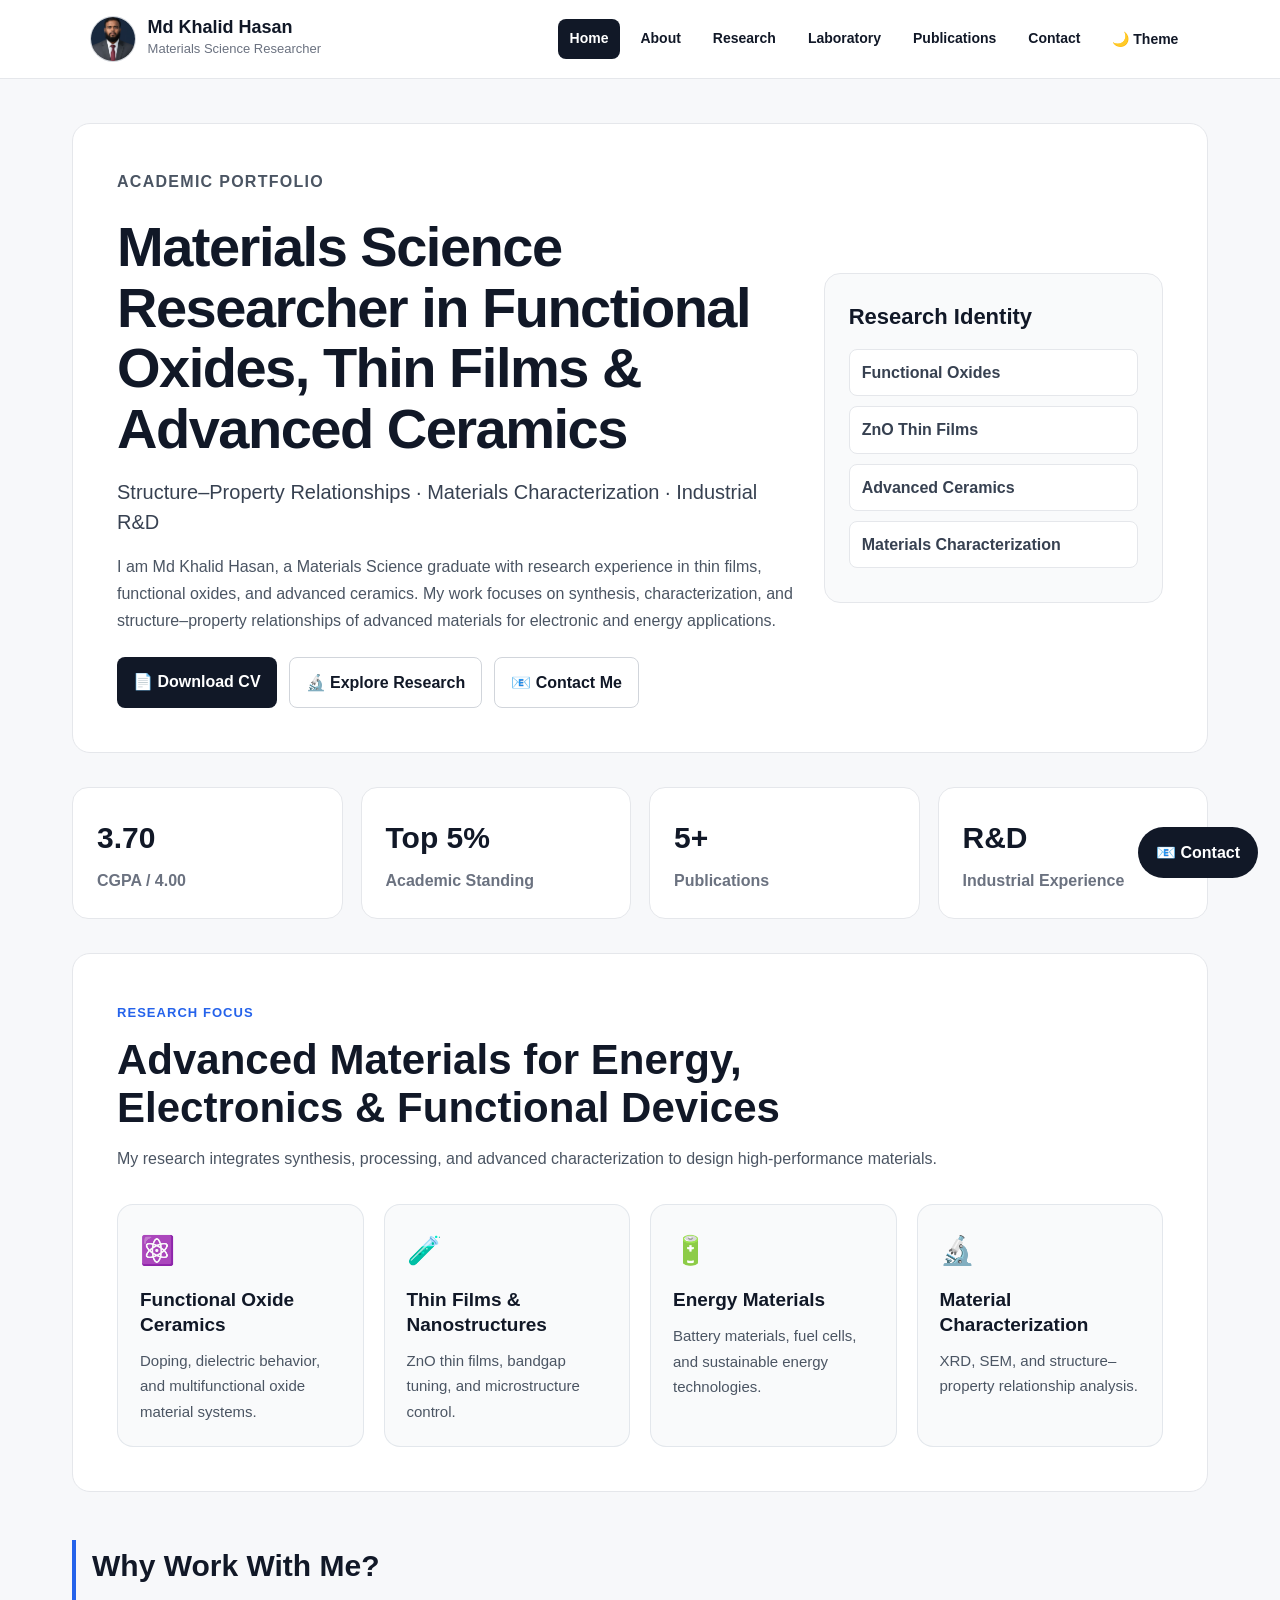
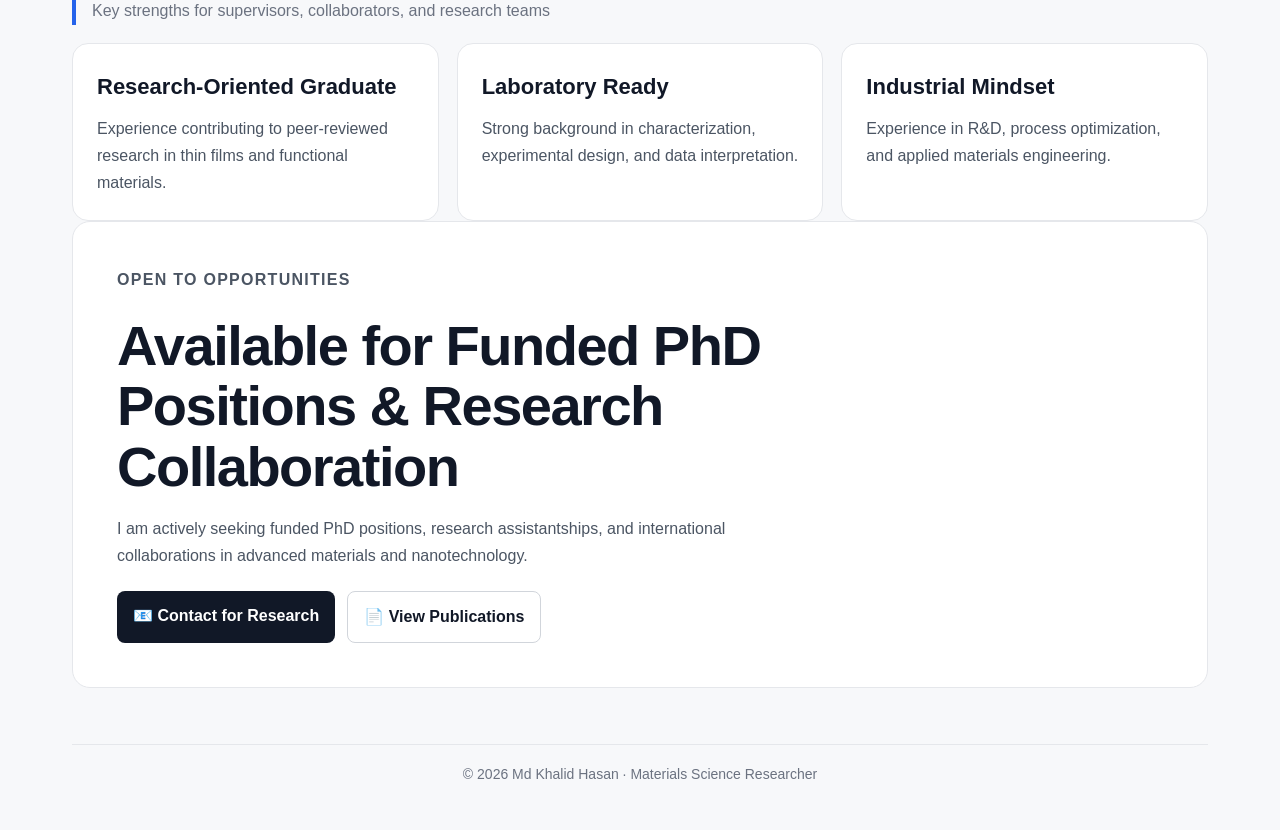
<file: index.html>
<!DOCTYPE html>
<html lang="en">
<head>
  <!-- Google Analytics -->
  <script async src="https://www.googletagmanager.com/gtag/js?id=G-1Z87PEDCVF"></script>
  <script>
    window.dataLayer = window.dataLayer || [];
    function gtag(){dataLayer.push(arguments);}
    gtag('js', new Date());
    gtag('config', 'G-1Z87PEDCVF');
  </script>

  <meta charset="UTF-8">
  <meta name="viewport" content="width=device-width, initial-scale=1.0">

  <title>Md Khalid Hasan | Materials Science Researcher</title>
  <meta name="description" content="Materials Science researcher focused on functional oxides, ZnO thin films, advanced ceramics, and characterization.">

  <!-- IMPORTANT VERSION -->
  <link rel="stylesheet" href="style.css?v=700">
</head>

<body>

<!-- =========================
     NAVBAR
========================= -->
<header class="apple-navbar">
  <div class="nav-brand">
    <img src="profile-photo.png" class="nav-avatar" alt="Md Khalid Hasan">
    <div>
      <h2>Md Khalid Hasan</h2>
      <p>Materials Science Researcher</p>
    </div>
  </div>

  <button class="menu-toggle" onclick="toggleMenu()">☰</button>

  <nav class="apple-nav-links" id="mobileMenu">
    <a href="index.html" class="active">Home</a>
    <a href="about.html">About</a>
    <a href="research.html">Research</a>
    <a href="laboratory.html">Laboratory</a>
    <a href="publications.html">Publications</a>
    <a href="contact.html">Contact</a>
    <button class="dark-toggle" onclick="toggleTheme()">🌙 Theme</button>
  </nav>
</header>

<!-- =========================
     CONTENT
========================= -->
<div class="content">

  <!-- HERO -->
  <section class="premium-hero">
    <div class="hero-content">
      <p class="eyebrow">Academic Portfolio</p>

      <h1>
        Materials Science Researcher in Functional Oxides, Thin Films & Advanced Ceramics
      </h1>

      <h3>
        Structure–Property Relationships · Materials Characterization · Industrial R&D
      </h3>

      <p>
        I am Md Khalid Hasan, a Materials Science graduate with research experience in 
        thin films, functional oxides, and advanced ceramics. My work focuses on synthesis, 
        characterization, and structure–property relationships of advanced materials for 
        electronic and energy applications.
      </p>

      <div class="hero-buttons">
        <a href="Hasan_CV.pdf" class="btn" target="_blank">📄 Download CV</a>
        <a href="research.html" class="btn secondary-btn">🔬 Explore Research</a>
        <a href="contact.html" class="btn secondary-btn">📧 Contact Me</a>
      </div>
    </div>

    <div class="hero-glass-card">
      <h2>Research Identity</h2>
      <p>Functional Oxides</p>
      <p>ZnO Thin Films</p>
      <p>Advanced Ceramics</p>
      <p>Materials Characterization</p>
    </div>
  </section>

  <!-- STATS -->
  <section class="stats-grid">
    <div class="stat-card"><h2>3.70</h2><p>CGPA / 4.00</p></div>
    <div class="stat-card"><h2>Top 5%</h2><p>Academic Standing</p></div>
    <div class="stat-card"><h2>5+</h2><p>Publications</p></div>
    <div class="stat-card"><h2>R&D</h2><p>Industrial Experience</p></div>
  </section>

  <!-- RESEARCH FOCUS -->
  <section class="research-focus-section">
    <div class="research-focus-header">
      <span class="section-label">Research Focus</span>
      <h2>Advanced Materials for Energy, Electronics & Functional Devices</h2>
      <p>
        My research integrates synthesis, processing, and advanced characterization 
        to design high-performance materials.
      </p>
    </div>

    <div class="research-focus-grid">

      <div class="premium-focus-card">
        <div class="focus-icon">⚛️</div>
        <h3>Functional Oxide Ceramics</h3>
        <p>Doping, dielectric behavior, and multifunctional oxide material systems.</p>
      </div>

      <div class="premium-focus-card">
        <div class="focus-icon">🧪</div>
        <h3>Thin Films & Nanostructures</h3>
        <p>ZnO thin films, bandgap tuning, and microstructure control.</p>
      </div>

      <div class="premium-focus-card">
        <div class="focus-icon">🔋</div>
        <h3>Energy Materials</h3>
        <p>Battery materials, fuel cells, and sustainable energy technologies.</p>
      </div>

      <div class="premium-focus-card">
        <div class="focus-icon">🔬</div>
        <h3>Material Characterization</h3>
        <p>XRD, SEM, and structure–property relationship analysis.</p>
      </div>

    </div>
  </section>

  <!-- WHY WORK WITH ME -->
  <section class="section-title">
    <h2>Why Work With Me?</h2>
    <p>Key strengths for supervisors, collaborators, and research teams</p>
  </section>

  <section class="cards">
    <div class="card">
      <h2>Research-Oriented Graduate</h2>
      <p>Experience contributing to peer-reviewed research in thin films and functional materials.</p>
    </div>

    <div class="card">
      <h2>Laboratory Ready</h2>
      <p>Strong background in characterization, experimental design, and data interpretation.</p>
    </div>

    <div class="card">
      <h2>Industrial Mindset</h2>
      <p>Experience in R&D, process optimization, and applied materials engineering.</p>
    </div>
  </section>

  <!-- OPPORTUNITY -->
  <section class="premium-hero">
    <div>
      <p class="eyebrow">Open to Opportunities</p>

      <h1>Available for Funded PhD Positions & Research Collaboration</h1>

      <p>
        I am actively seeking funded PhD positions, research assistantships, and 
        international collaborations in advanced materials and nanotechnology.
      </p>

      <div class="hero-buttons">
        <a href="contact.html" class="btn">📧 Contact for Research</a>
        <a href="publications.html" class="btn secondary-btn">📄 View Publications</a>
      </div>
    </div>
  </section>

  <!-- FOOTER -->
  <div class="footer">
    <p>© 2026 Md Khalid Hasan · Materials Science Researcher</p>
  </div>

</div>

<!-- FLOATING BUTTON -->
<a href="contact.html" class="floating-contact">📧 Contact</a>

<!-- =========================
     SCRIPT
========================= -->
<script>
function toggleMenu(){
  document.getElementById("mobileMenu").classList.toggle("show");
}

function toggleTheme(){
  document.body.classList.toggle("dark-mode");
  localStorage.setItem("theme", document.body.classList.contains("dark-mode") ? "dark" : "light");
}

if(localStorage.getItem("theme")==="dark"){
  document.body.classList.add("dark-mode");
}
</script>

</body>
</html>
</file>
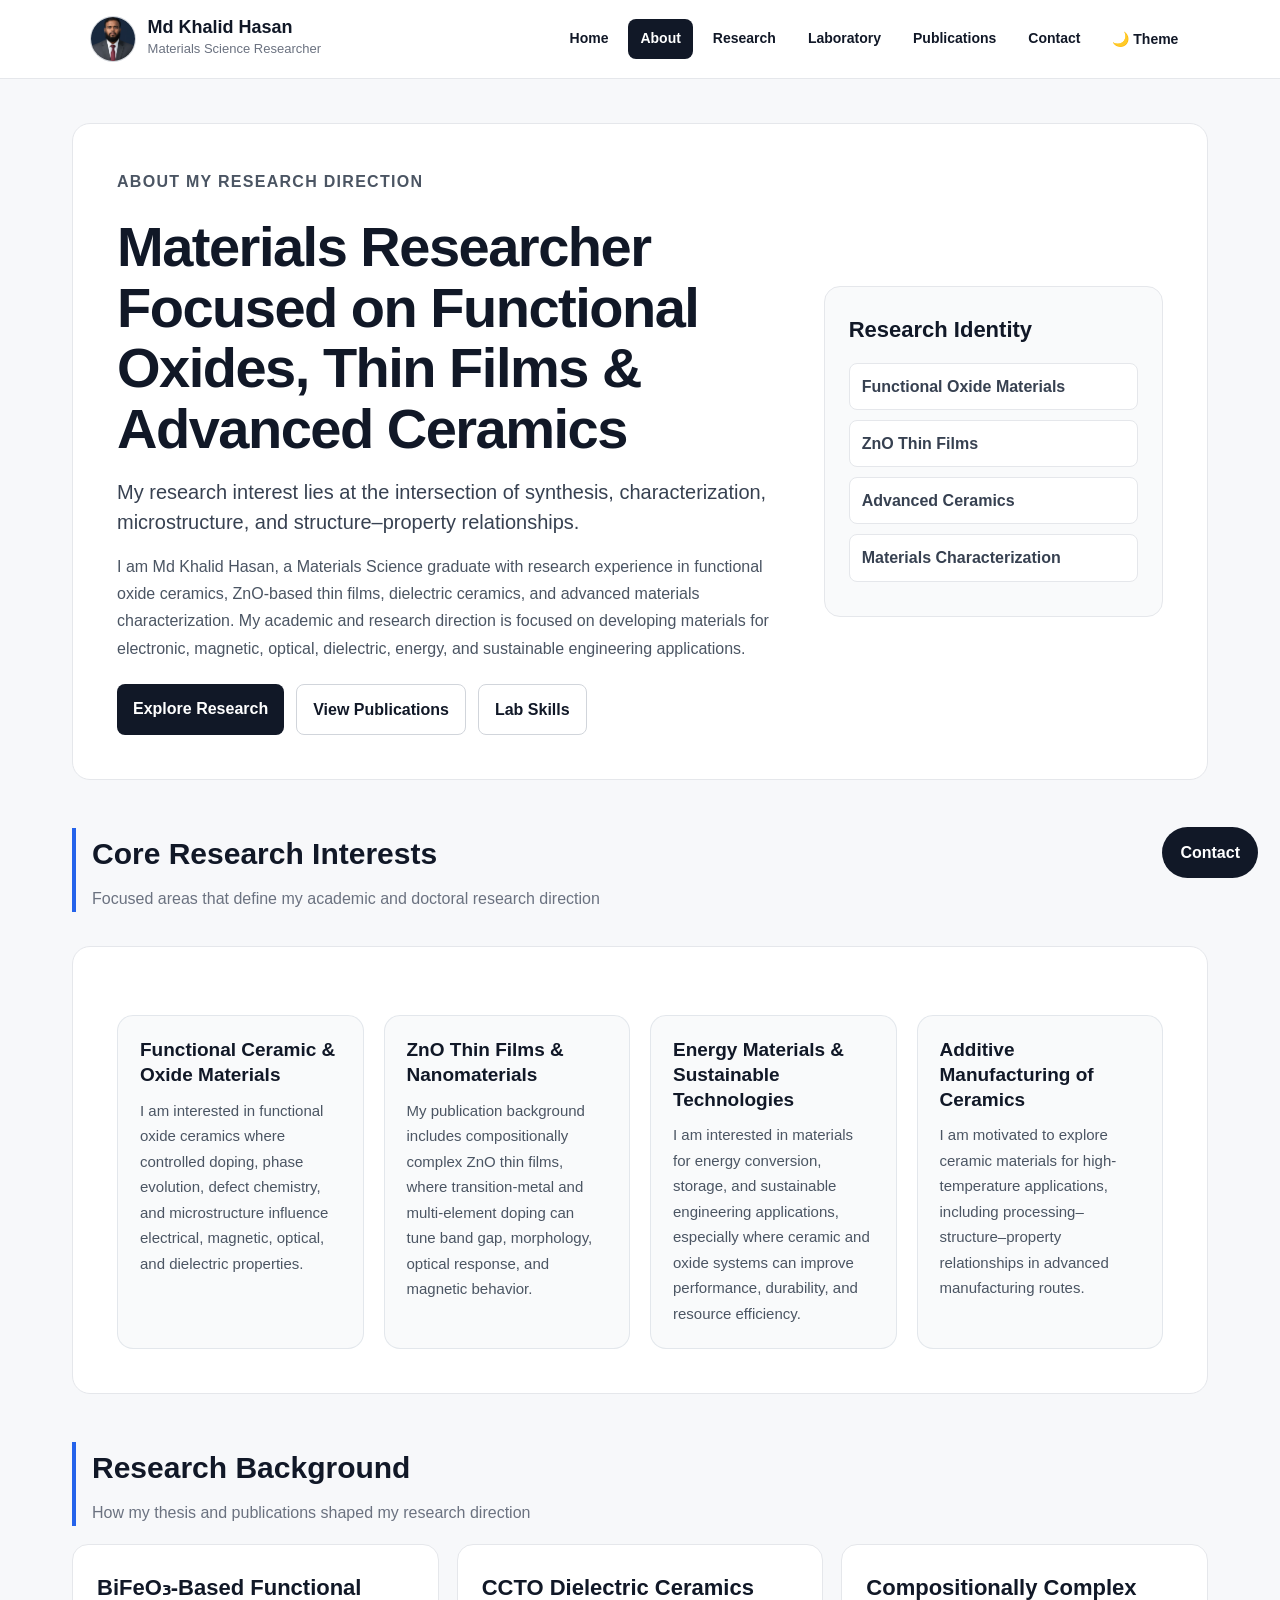
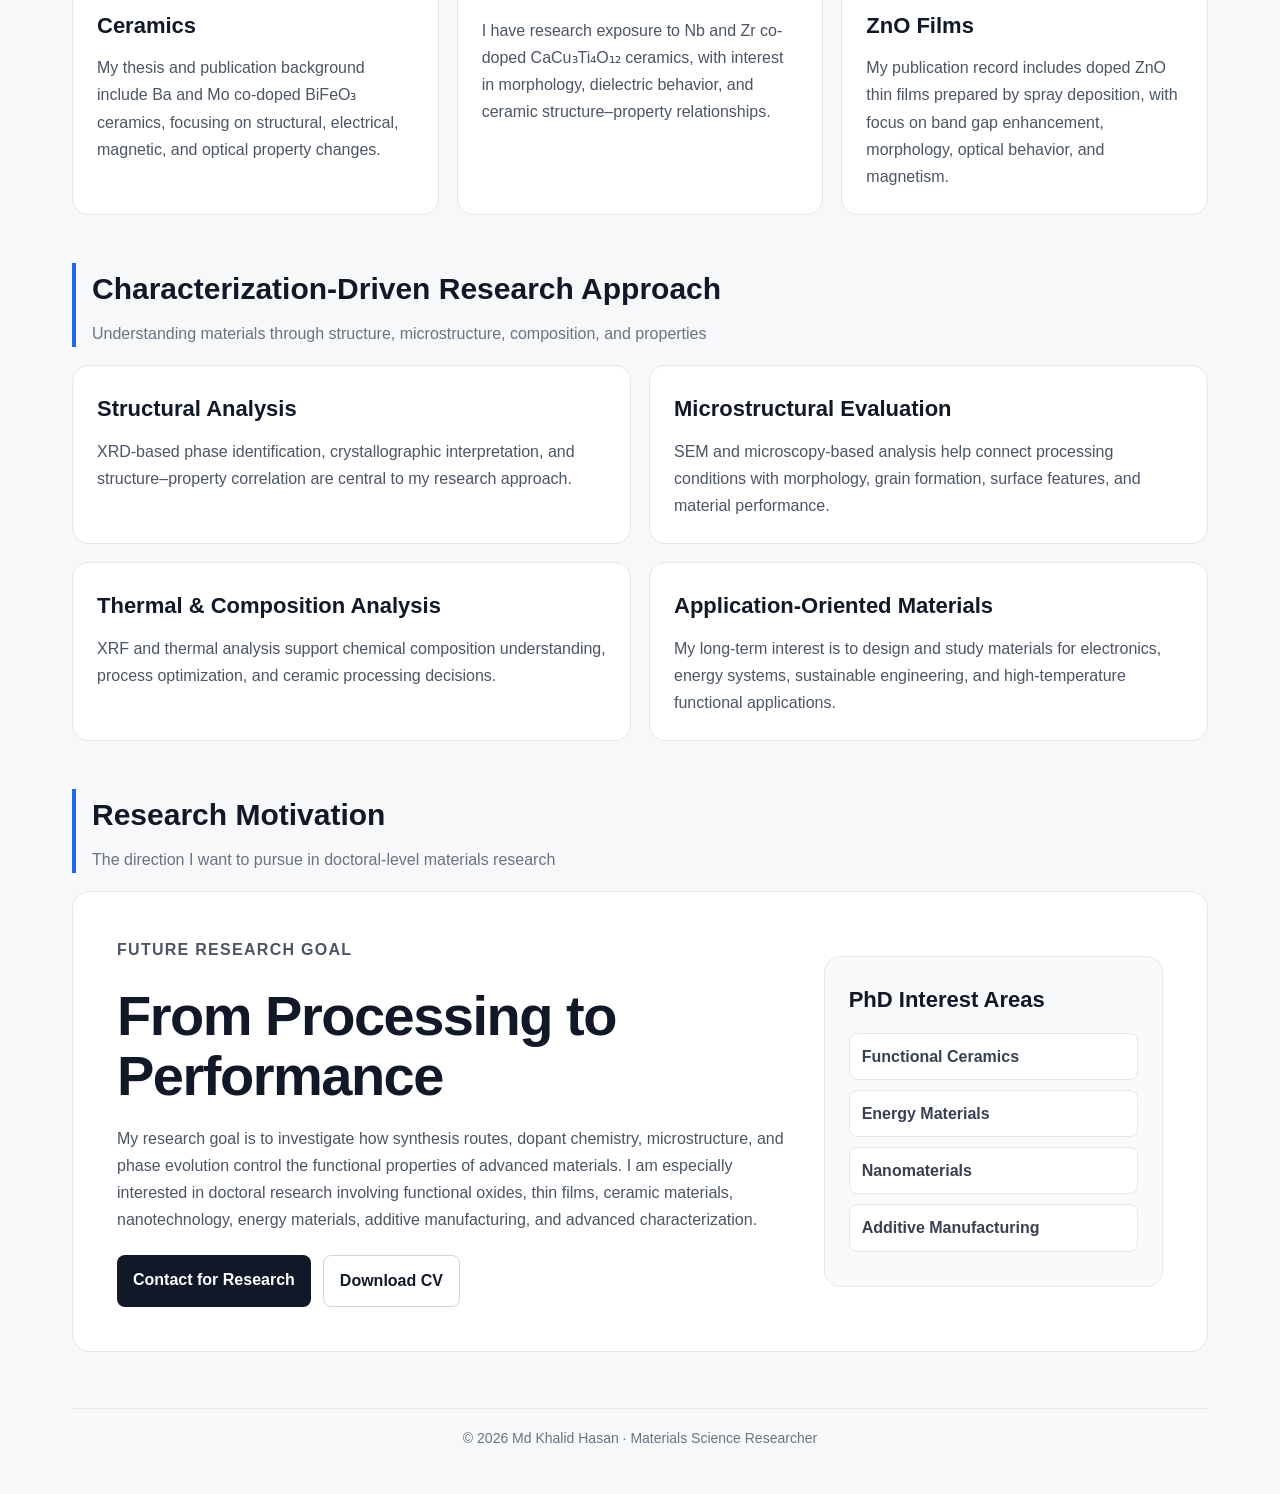
<file: about.html>
<!DOCTYPE html>
<html lang="en">
<head>
  <meta charset="UTF-8">
  <meta name="viewport" content="width=device-width, initial-scale=1.0">
  <title>About | Md Khalid Hasan</title>
  <link rel="stylesheet" href="style.css?v=4000">
</head>

<body>

<header class="apple-navbar">
  <div class="nav-brand">
    <img src="profile-photo.png" class="nav-avatar" alt="Md Khalid Hasan">
    <div>
      <h2>Md Khalid Hasan</h2>
      <p>Materials Science Researcher</p>
    </div>
  </div>

  <button class="menu-toggle" onclick="toggleMenu()">☰</button>

  <nav class="apple-nav-links" id="mobileMenu">
    <a href="index.html">Home</a>
    <a href="about.html" class="active">About</a>
    <a href="research.html">Research</a>
    <a href="laboratory.html">Laboratory</a>
    <a href="publications.html">Publications</a>
    <a href="contact.html">Contact</a>
    <button class="dark-toggle" onclick="toggleTheme()">🌙 Theme</button>
  </nav>
</header>

<div class="content">

<section class="premium-hero">
  <div class="hero-content">
    <p class="eyebrow">About My Research Direction</p>

    <h1>Materials Researcher Focused on Functional Oxides, Thin Films & Advanced Ceramics</h1>

    <h3>
      My research interest lies at the intersection of synthesis, characterization,
      microstructure, and structure–property relationships.
    </h3>

    <p>
      I am Md Khalid Hasan, a Materials Science graduate with research experience in
      functional oxide ceramics, ZnO-based thin films, dielectric ceramics, and advanced
      materials characterization. My academic and research direction is focused on developing
      materials for electronic, magnetic, optical, dielectric, energy, and sustainable engineering applications.
    </p>

    <div class="hero-buttons">
      <a href="research.html" class="btn">Explore Research</a>
      <a href="publications.html" class="btn secondary-btn">View Publications</a>
      <a href="laboratory.html" class="btn secondary-btn">Lab Skills</a>
    </div>
  </div>

  <div class="hero-glass-card">
    <h2>Research Identity</h2>
    <p>Functional Oxide Materials</p>
    <p>ZnO Thin Films</p>
    <p>Advanced Ceramics</p>
    <p>Materials Characterization</p>
  </div>
</section>

<section class="section-title">
  <h2>Core Research Interests</h2>
  <p>Focused areas that define my academic and doctoral research direction</p>
</section>

<section class="research-focus-section">
  <div class="research-focus-grid">

    <div class="premium-focus-card">
      <h3>Functional Ceramic & Oxide Materials</h3>
      <p>
        I am interested in functional oxide ceramics where controlled doping,
        phase evolution, defect chemistry, and microstructure influence electrical,
        magnetic, optical, and dielectric properties.
      </p>
    </div>

    <div class="premium-focus-card">
      <h3>ZnO Thin Films & Nanomaterials</h3>
      <p>
        My publication background includes compositionally complex ZnO thin films,
        where transition-metal and multi-element doping can tune band gap, morphology,
        optical response, and magnetic behavior.
      </p>
    </div>

    <div class="premium-focus-card">
      <h3>Energy Materials & Sustainable Technologies</h3>
      <p>
        I am interested in materials for energy conversion, storage, and sustainable
        engineering applications, especially where ceramic and oxide systems can improve
        performance, durability, and resource efficiency.
      </p>
    </div>

    <div class="premium-focus-card">
      <h3>Additive Manufacturing of Ceramics</h3>
      <p>
        I am motivated to explore ceramic materials for high-temperature applications,
        including processing–structure–property relationships in advanced manufacturing routes.
      </p>
    </div>

  </div>
</section>

<section class="section-title">
  <h2>Research Background</h2>
  <p>How my thesis and publications shaped my research direction</p>
</section>

<section class="cards">
  <div class="card">
    <h2>BiFeO₃-Based Functional Ceramics</h2>
    <p>
      My thesis and publication background include Ba and Mo co-doped BiFeO₃ ceramics,
      focusing on structural, electrical, magnetic, and optical property changes.
    </p>
  </div>

  <div class="card">
    <h2>CCTO Dielectric Ceramics</h2>
    <p>
      I have research exposure to Nb and Zr co-doped CaCu₃Ti₄O₁₂ ceramics, with interest
      in morphology, dielectric behavior, and ceramic structure–property relationships.
    </p>
  </div>

  <div class="card">
    <h2>Compositionally Complex ZnO Films</h2>
    <p>
      My publication record includes doped ZnO thin films prepared by spray deposition,
      with focus on band gap enhancement, morphology, optical behavior, and magnetism.
    </p>
  </div>
</section>

<section class="section-title">
  <h2>Characterization-Driven Research Approach</h2>
  <p>Understanding materials through structure, microstructure, composition, and properties</p>
</section>

<section class="highlight-grid">

  <div class="highlight-card">
    <h2>Structural Analysis</h2>
    <p>
      XRD-based phase identification, crystallographic interpretation, and structure–property
      correlation are central to my research approach.
    </p>
  </div>

  <div class="highlight-card">
    <h2>Microstructural Evaluation</h2>
    <p>
      SEM and microscopy-based analysis help connect processing conditions with morphology,
      grain formation, surface features, and material performance.
    </p>
  </div>

  <div class="highlight-card">
    <h2>Thermal & Composition Analysis</h2>
    <p>
      XRF and thermal analysis support chemical composition understanding, process optimization,
      and ceramic processing decisions.
    </p>
  </div>

  <div class="highlight-card">
    <h2>Application-Oriented Materials</h2>
    <p>
      My long-term interest is to design and study materials for electronics, energy systems,
      sustainable engineering, and high-temperature functional applications.
    </p>
  </div>

</section>

<section class="section-title">
  <h2>Research Motivation</h2>
  <p>The direction I want to pursue in doctoral-level materials research</p>
</section>

<section class="premium-hero">
  <div class="hero-content">
    <p class="eyebrow">Future Research Goal</p>

    <h1>From Processing to Performance</h1>

    <p>
      My research goal is to investigate how synthesis routes, dopant chemistry,
      microstructure, and phase evolution control the functional properties of advanced
      materials. I am especially interested in doctoral research involving functional oxides,
      thin films, ceramic materials, nanotechnology, energy materials, additive manufacturing,
      and advanced characterization.
    </p>

    <div class="hero-buttons">
      <a href="contact.html" class="btn">Contact for Research</a>
      <a href="Hasan_CV.pdf" class="btn secondary-btn" target="_blank">Download CV</a>
    </div>
  </div>

  <div class="hero-glass-card">
    <h2>PhD Interest Areas</h2>
    <p>Functional Ceramics</p>
    <p>Energy Materials</p>
    <p>Nanomaterials</p>
    <p>Additive Manufacturing</p>
  </div>
</section>

<div class="footer">
  <p>© 2026 Md Khalid Hasan · Materials Science Researcher</p>
</div>

</div>

<a href="contact.html" class="floating-contact">Contact</a>

<script>
function toggleMenu(){
  document.getElementById("mobileMenu").classList.toggle("show");
}

function toggleTheme(){
  document.body.classList.toggle("dark-mode");
  localStorage.setItem("theme", document.body.classList.contains("dark-mode") ? "dark" : "light");
}

if(localStorage.getItem("theme")==="dark"){
  document.body.classList.add("dark-mode");
}
</script>

</body>
</html>
</file>
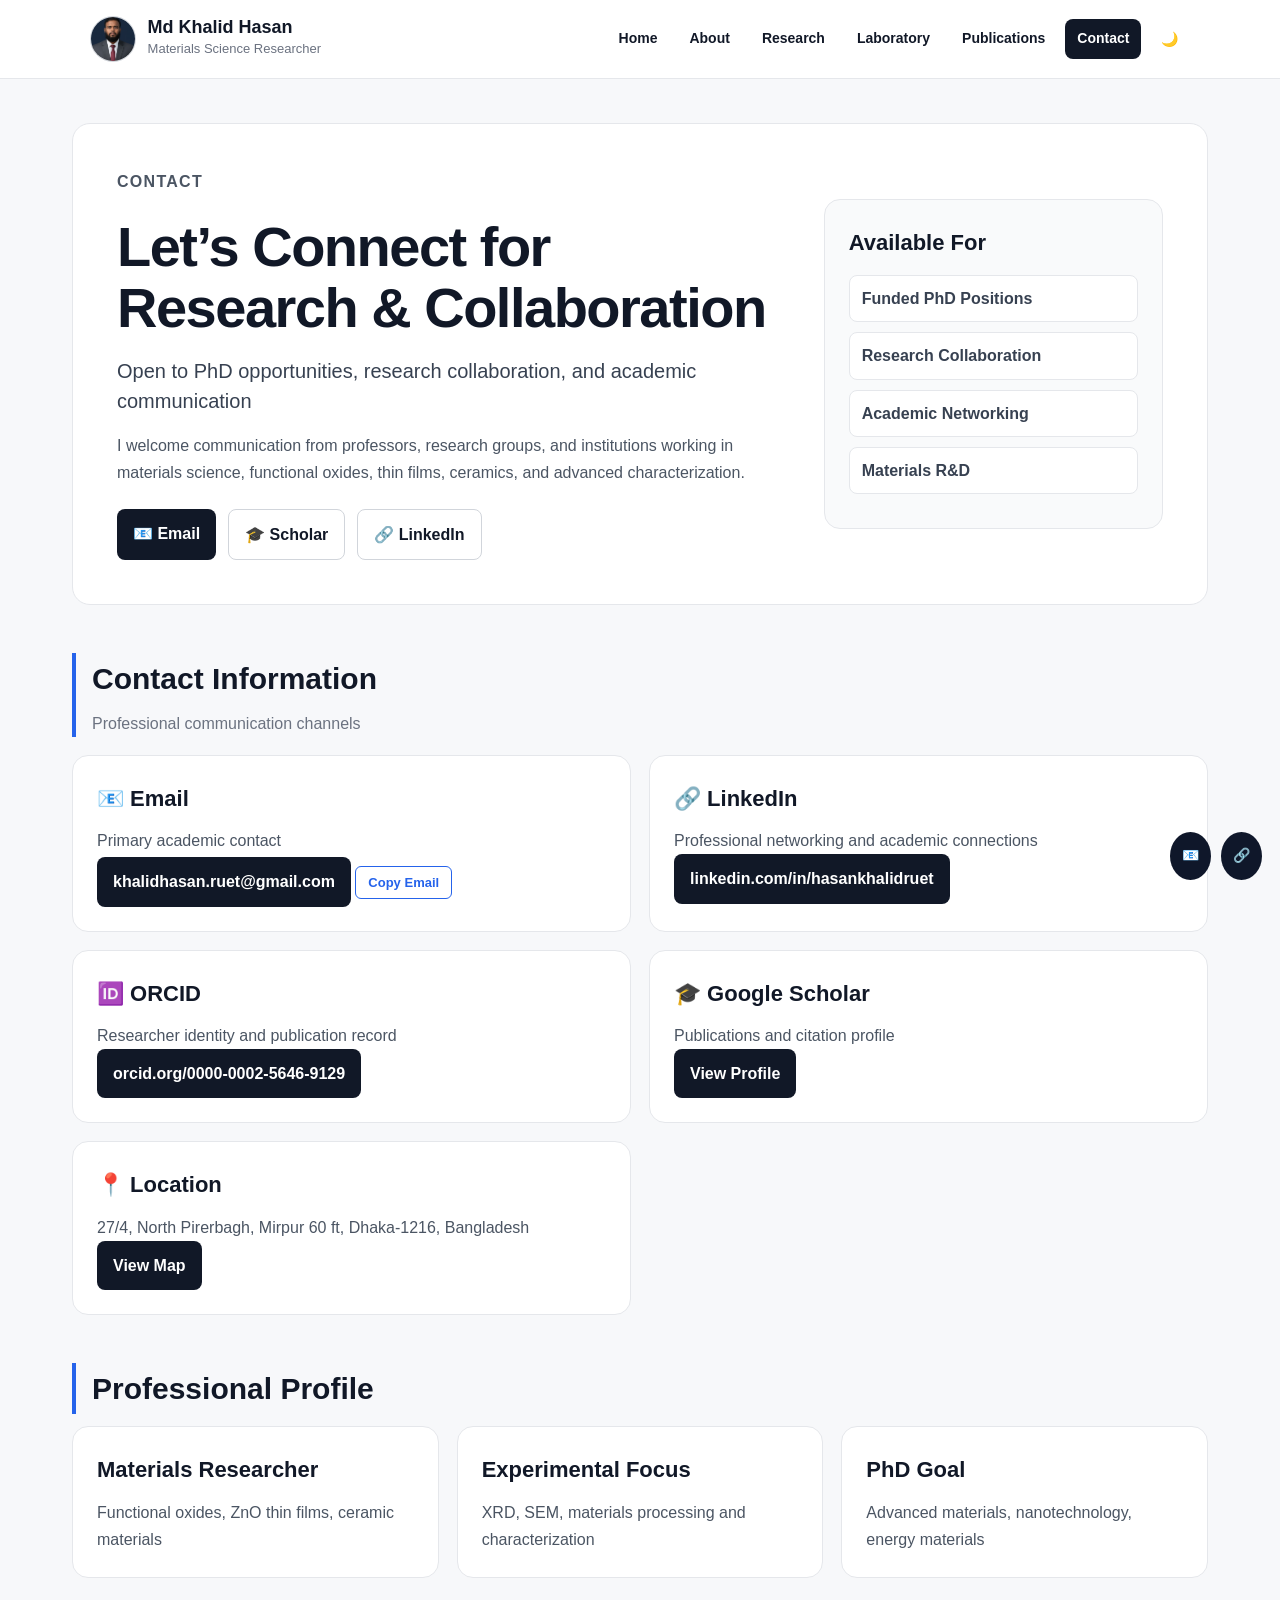
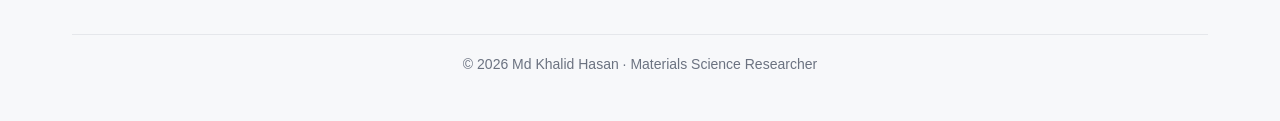
<file: contact.html>
<!DOCTYPE html>
<html lang="en">
<head>
  <meta charset="UTF-8">
  <meta name="viewport" content="width=device-width, initial-scale=1.0">
  <title>Contact | Md Khalid Hasan</title>

  <link rel="stylesheet" href="style.css?v=2500">
</head>

<body>

<header class="apple-navbar">
  <div class="nav-brand">
    <img src="profile-photo.png" class="nav-avatar">
    <div>
      <h2>Md Khalid Hasan</h2>
      <p>Materials Science Researcher</p>
    </div>
  </div>

  <button class="menu-toggle" onclick="toggleMenu()">☰</button>

  <nav class="apple-nav-links" id="mobileMenu">
    <a href="index.html">Home</a>
    <a href="about.html">About</a>
    <a href="research.html">Research</a>
    <a href="laboratory.html">Laboratory</a>
    <a href="publications.html">Publications</a>
    <a href="contact.html" class="active">Contact</a>
    <button class="dark-toggle" onclick="toggleTheme()">🌙</button>
  </nav>
</header>

<div class="content">

<!-- HERO -->
<section class="premium-hero">
  <div class="hero-content">
    <p class="eyebrow">Contact</p>

    <h1>Let’s Connect for Research & Collaboration</h1>

    <h3>Open to PhD opportunities, research collaboration, and academic communication</h3>

    <p>
      I welcome communication from professors, research groups, and institutions
      working in materials science, functional oxides, thin films, ceramics,
      and advanced characterization.
    </p>

    <!-- SMART BUTTONS -->
    <div class="hero-buttons">

      <a href="mailto:khalidhasan.ruet@gmail.com" class="btn">
        📧 Email
      </a>

      <a href="https://scholar.google.com/citations?hl=en&user=NjS-Vi4AAAAJ" target="_blank" class="btn secondary-btn">
        🎓 Scholar
      </a>

      <a href="https://www.linkedin.com/in/hasankhalidruet" target="_blank" class="btn secondary-btn">
        🔗 LinkedIn
      </a>

    </div>
  </div>

  <div class="hero-glass-card">
    <h2>Available For</h2>
    <p>Funded PhD Positions</p>
    <p>Research Collaboration</p>
    <p>Academic Networking</p>
    <p>Materials R&D</p>
  </div>
</section>

<!-- CONTACT INFO -->
<section class="section-title">
  <h2>Contact Information</h2>
  <p>Professional communication channels</p>
</section>

<section class="contact-grid">

  <!-- EMAIL -->
  <div class="contact-card">
    <h2>📧 Email</h2>
    <p>Primary academic contact</p>

    <a href="mailto:khalidhasan.ruet@gmail.com">
      khalidhasan.ruet@gmail.com
    </a>

    <button class="copy-btn" onclick="copyEmail()">
      Copy Email
    </button>
  </div>

  <!-- LINKEDIN -->
  <div class="contact-card">
    <h2>🔗 LinkedIn</h2>
    <p>Professional networking and academic connections</p>

    <a href="https://www.linkedin.com/in/hasankhalidruet" target="_blank">
      linkedin.com/in/hasankhalidruet
    </a>
  </div>

  <!-- ORCID -->
  <div class="contact-card">
    <h2>🆔 ORCID</h2>
    <p>Researcher identity and publication record</p>

    <a href="https://orcid.org/0000-0002-5646-9129" target="_blank">
      orcid.org/0000-0002-5646-9129
    </a>
  </div>

  <!-- SCHOLAR -->
  <div class="contact-card">
    <h2>🎓 Google Scholar</h2>
    <p>Publications and citation profile</p>

    <a href="https://scholar.google.com/citations?hl=en&user=NjS-Vi4AAAAJ" target="_blank">
      View Profile
    </a>
  </div>

  <!-- LOCATION -->
  <div class="contact-card">
    <h2>📍 Location</h2>
    <p>27/4, North Pirerbagh, Mirpur 60 ft, Dhaka-1216, Bangladesh</p>

    <a href="https://www.google.com/maps/search/North+Pirerbagh+Dhaka" target="_blank">
      View Map
    </a>
  </div>

</section>

<!-- PROFILE -->
<section class="section-title">
  <h2>Professional Profile</h2>
</section>

<section class="cards">

  <div class="card">
    <h2>Materials Researcher</h2>
    <p>Functional oxides, ZnO thin films, ceramic materials</p>
  </div>

  <div class="card">
    <h2>Experimental Focus</h2>
    <p>XRD, SEM, materials processing and characterization</p>
  </div>

  <div class="card">
    <h2>PhD Goal</h2>
    <p>Advanced materials, nanotechnology, energy materials</p>
  </div>

</section>

<div class="footer">
  <p>© 2026 Md Khalid Hasan · Materials Science Researcher</p>
</div>

</div>

<!-- FLOATING SMART CONTACT -->
<div class="smart-floating-contact">
  <a href="mailto:khalidhasan.ruet@gmail.com">📧</a>
  <a href="https://www.linkedin.com/in/hasankhalidruet" target="_blank">🔗</a>
</div>

<script>
function toggleMenu(){
  document.getElementById("mobileMenu").classList.toggle("show");
}

function toggleTheme(){
  document.body.classList.toggle("dark-mode");
  localStorage.setItem("theme", document.body.classList.contains("dark-mode") ? "dark" : "light");
}

if(localStorage.getItem("theme")==="dark"){
  document.body.classList.add("dark-mode");
}

/* COPY EMAIL */
function copyEmail(){
  navigator.clipboard.writeText("khalidhasan.ruet@gmail.com");
  alert("Email copied!");
}
</script>

</body>
</html>
</file>
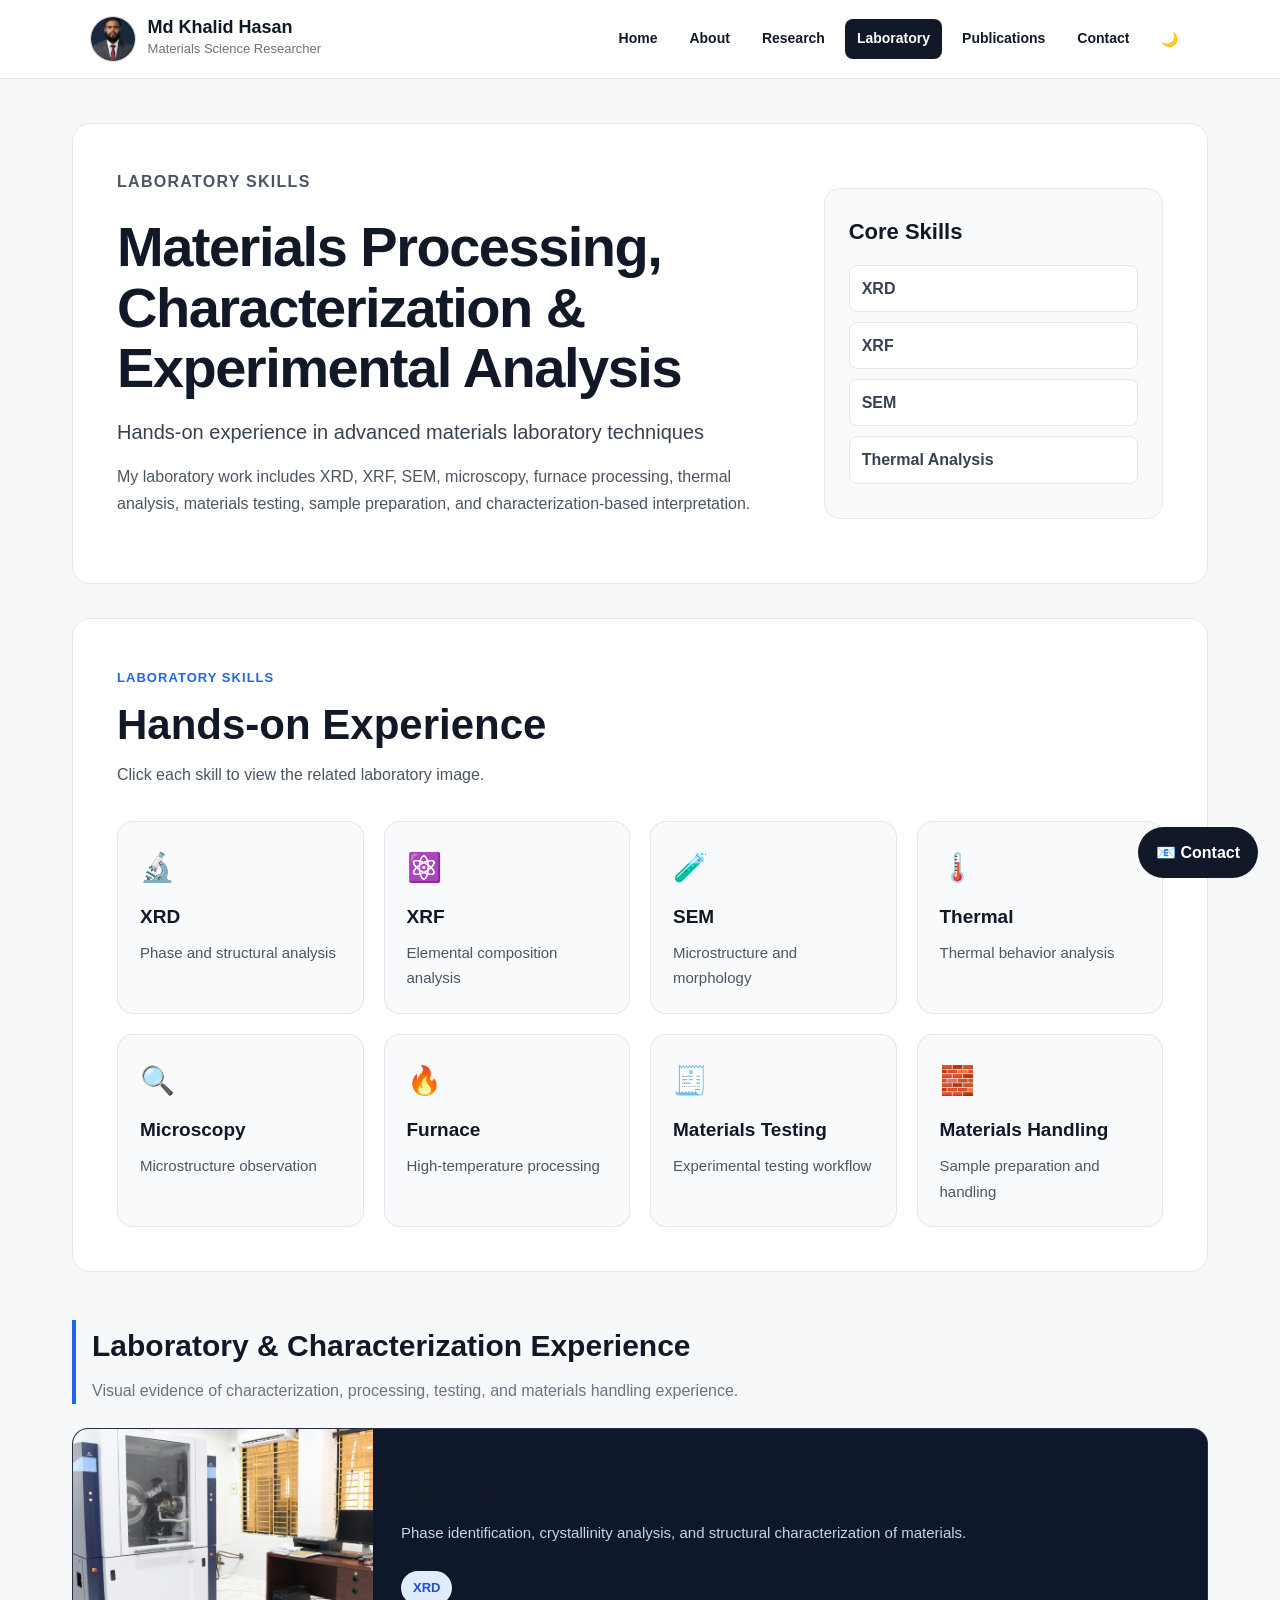
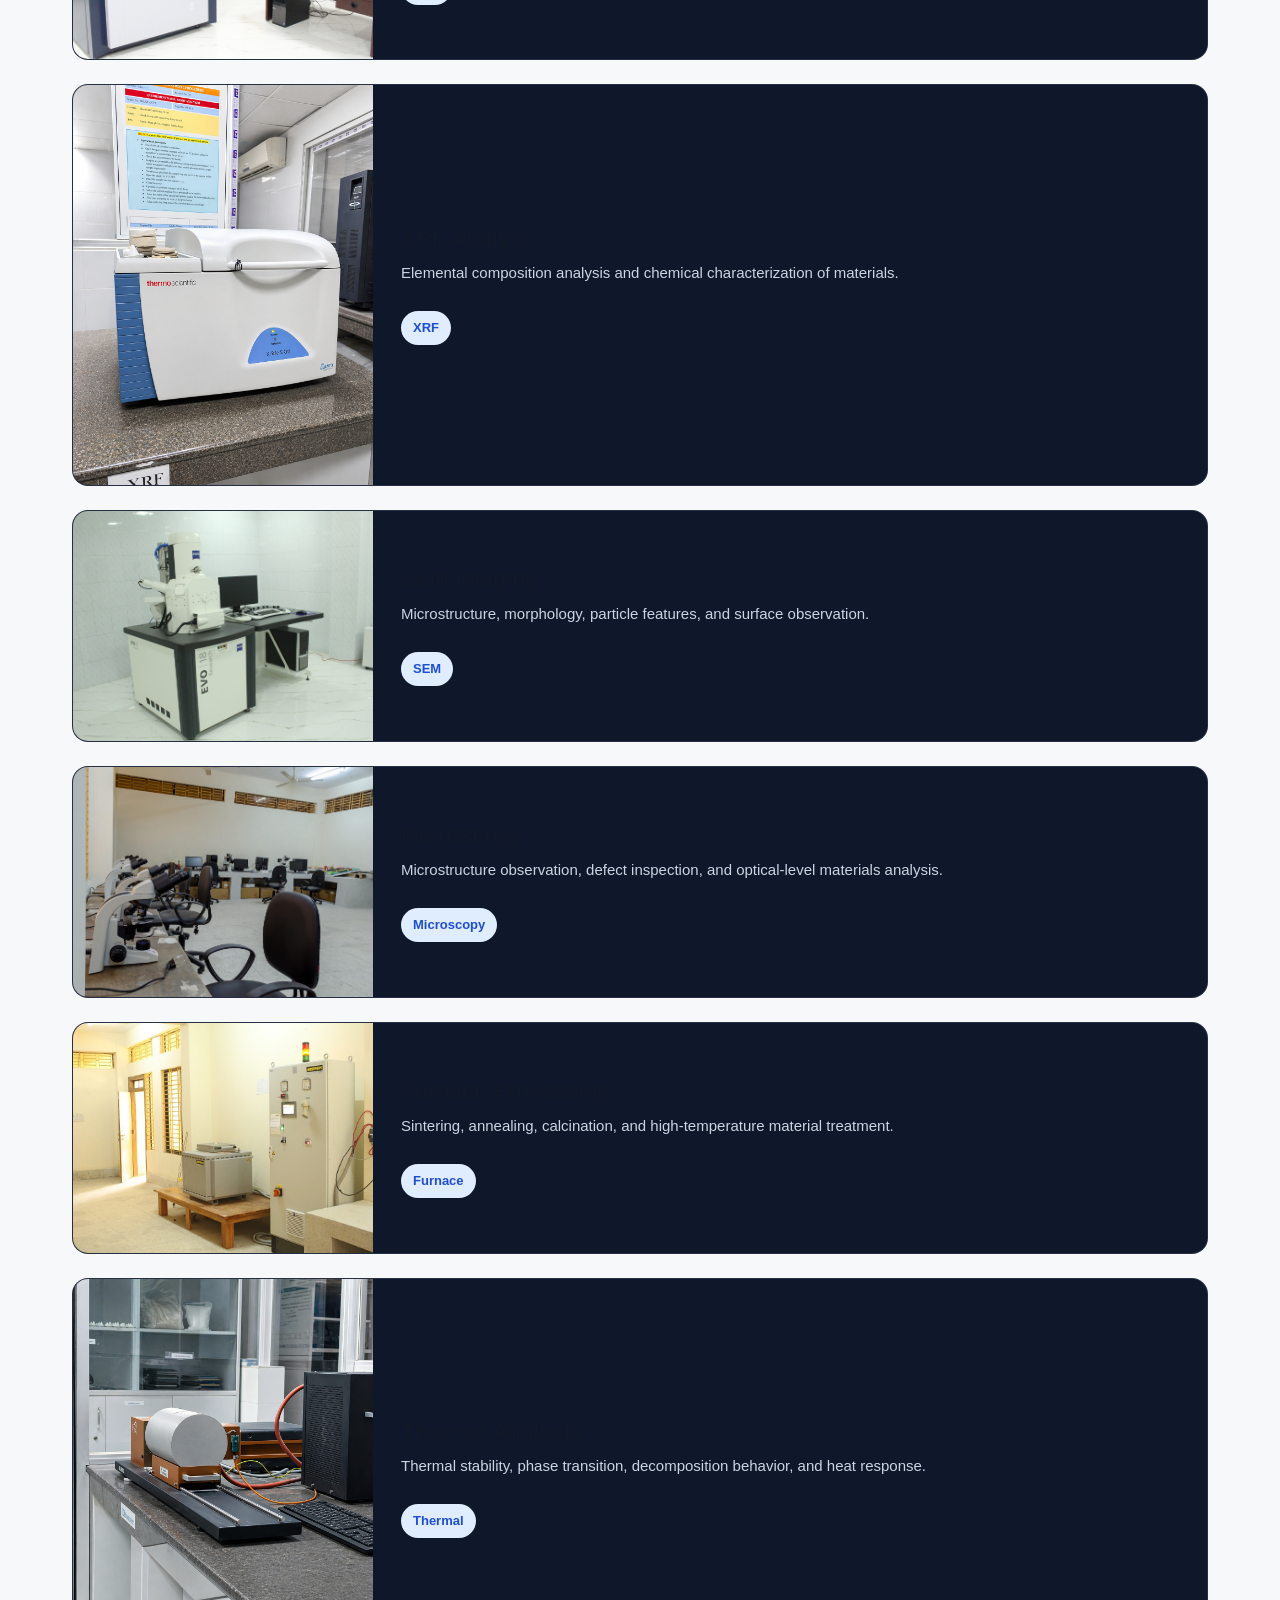
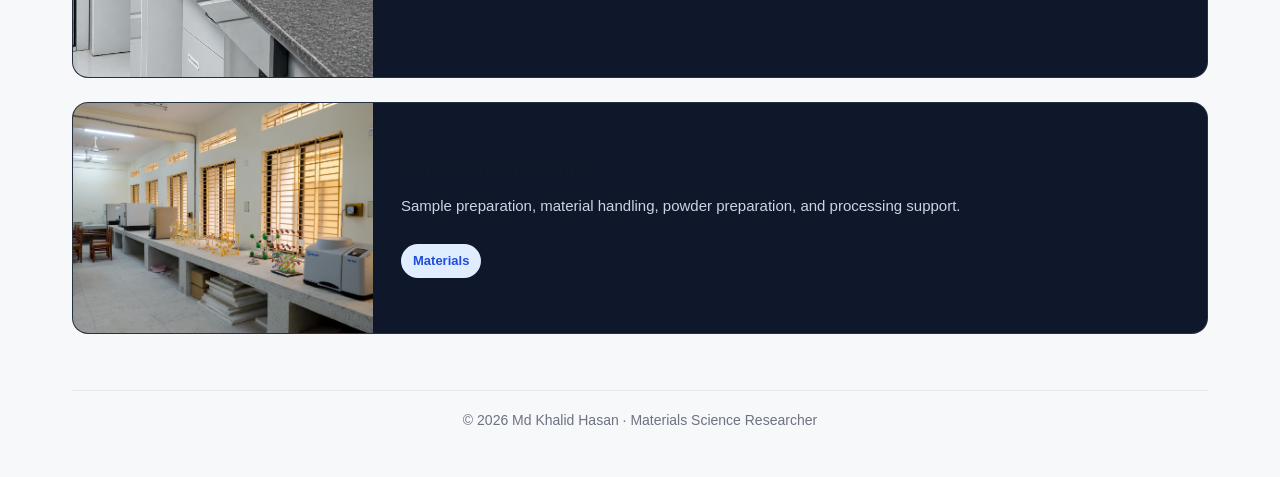
<file: laboratory.html>
<!DOCTYPE html>
<html lang="en">
<head>
  <meta charset="UTF-8">
  <meta name="viewport" content="width=device-width, initial-scale=1.0">
  <title>Laboratory | Md Khalid Hasan</title>
  <link rel="stylesheet" href="style.css?v=1200">
</head>

<body>

<header class="apple-navbar">
  <div class="nav-brand">
    <img src="profile-photo.png" class="nav-avatar" alt="Md Khalid Hasan">
    <div>
      <h2>Md Khalid Hasan</h2>
      <p>Materials Science Researcher</p>
    </div>
  </div>

  <button class="menu-toggle" onclick="toggleMenu()">☰</button>

  <nav class="apple-nav-links" id="mobileMenu">
    <a href="index.html">Home</a>
    <a href="about.html">About</a>
    <a href="research.html">Research</a>
    <a href="laboratory.html" class="active">Laboratory</a>
    <a href="publications.html">Publications</a>
    <a href="contact.html">Contact</a>
    <button class="dark-toggle" onclick="toggleTheme()">🌙</button>
  </nav>
</header>

<div class="content">

  <section class="premium-hero">
    <div class="hero-content">
      <p class="eyebrow">Laboratory Skills</p>
      <h1>Materials Processing, Characterization & Experimental Analysis</h1>
      <h3>Hands-on experience in advanced materials laboratory techniques</h3>
      <p>
        My laboratory work includes XRD, XRF, SEM, microscopy, furnace processing,
        thermal analysis, materials testing, sample preparation, and characterization-based interpretation.
      </p>
    </div>

    <div class="hero-glass-card">
      <h2>Core Skills</h2>
      <p>XRD</p>
      <p>XRF</p>
      <p>SEM</p>
      <p>Thermal Analysis</p>
    </div>
  </section>

  <section class="research-focus-section">
    <div class="research-focus-header">
      <span class="section-label">Laboratory Skills</span>
      <h2>Hands-on Experience</h2>
      <p>Click each skill to view the related laboratory image.</p>
    </div>

    <div class="research-focus-grid">
      <div class="premium-focus-card" onclick="openImage('lab_xrd_cme.jpg')">
        <div class="focus-icon">🔬</div>
        <h3>XRD</h3>
        <p>Phase and structural analysis</p>
      </div>

      <div class="premium-focus-card" onclick="openImage('lab_xrf_cme.png')">
        <div class="focus-icon">⚛️</div>
        <h3>XRF</h3>
        <p>Elemental composition analysis</p>
      </div>

      <div class="premium-focus-card" onclick="openImage('lab_sem_cme.jpg')">
        <div class="focus-icon">🧪</div>
        <h3>SEM</h3>
        <p>Microstructure and morphology</p>
      </div>

      <div class="premium-focus-card" onclick="openImage('lab_thermal_cme.png')">
        <div class="focus-icon">🌡️</div>
        <h3>Thermal</h3>
        <p>Thermal behavior analysis</p>
      </div>

      <div class="premium-focus-card" onclick="openImage('lab_microscopy_cme.jpg')">
        <div class="focus-icon">🔍</div>
        <h3>Microscopy</h3>
        <p>Microstructure observation</p>
      </div>

      <div class="premium-focus-card" onclick="openImage('lab_furnace_cme.jpg')">
        <div class="focus-icon">🔥</div>
        <h3>Furnace</h3>
        <p>High-temperature processing</p>
      </div>

      <div class="premium-focus-card" onclick="openImage('lab_testing.jpg')">
        <div class="focus-icon">🧾</div>
        <h3>Materials Testing</h3>
        <p>Experimental testing workflow</p>
      </div>

      <div class="premium-focus-card" onclick="openImage('lab_materials_cme.jpg')">
        <div class="focus-icon">🧱</div>
        <h3>Materials Handling</h3>
        <p>Sample preparation and handling</p>
      </div>
    </div>
  </section>

  <section class="section-title">
    <h2>Laboratory & Characterization Experience</h2>
    <p>Visual evidence of characterization, processing, testing, and materials handling experience.</p>
  </section>

  <section class="lab-grid">

    <div class="lab-card" onclick="openImage('lab_xrd_cme.jpg')">
      <img src="lab_xrd_cme.jpg" alt="XRD Laboratory">
      <div>
        <h2>XRD Analysis</h2>
        <p>Phase identification, crystallinity analysis, and structural characterization of materials.</p>
        <span>XRD</span>
      </div>
    </div>

    <div class="lab-card" onclick="openImage('lab_xrf_cme.png')">
      <img src="lab_xrf_cme.png" alt="XRF Laboratory">
      <div>
        <h2>XRF Analysis</h2>
        <p>Elemental composition analysis and chemical characterization of materials.</p>
        <span>XRF</span>
      </div>
    </div>

    <div class="lab-card" onclick="openImage('lab_sem_cme.jpg')">
      <img src="lab_sem_cme.jpg" alt="SEM Laboratory">
      <div>
        <h2>SEM Imaging</h2>
        <p>Microstructure, morphology, particle features, and surface observation.</p>
        <span>SEM</span>
      </div>
    </div>

    <div class="lab-card" onclick="openImage('lab_microscopy_cme.jpg')">
      <img src="lab_microscopy_cme.jpg" alt="Microscopy Laboratory">
      <div>
        <h2>Microscopy</h2>
        <p>Microstructure observation, defect inspection, and optical-level materials analysis.</p>
        <span>Microscopy</span>
      </div>
    </div>

    <div class="lab-card" onclick="openImage('lab_furnace_cme.jpg')">
      <img src="lab_furnace_cme.jpg" alt="Furnace Processing Laboratory">
      <div>
        <h2>Furnace Processing</h2>
        <p>Sintering, annealing, calcination, and high-temperature material treatment.</p>
        <span>Furnace</span>
      </div>
    </div>

    <div class="lab-card" onclick="openImage('lab_thermal_cme.png')">
      <img src="lab_thermal_cme.png" alt="Thermal Analysis Laboratory">
      <div>
        <h2>Thermal Analysis</h2>
        <p>Thermal stability, phase transition, decomposition behavior, and heat response.</p>
        <span>Thermal</span>
      </div>
    </div>

    <div class="lab-card" onclick="openImage('lab_materials_cme.jpg')">
      <img src="lab_materials_cme.jpg" alt="Laboratory Materials">
      <div>
        <h2>Materials Handling</h2>
        <p>Sample preparation, material handling, powder preparation, and processing support.</p>
        <span>Materials</span>
      </div>
    </div>

  </section>

  <div class="footer">
    <p>© 2026 Md Khalid Hasan · Materials Science Researcher</p>
  </div>

</div>

<a href="contact.html" class="floating-contact">📧 Contact</a>

<div id="imageModal" class="image-modal" onclick="closeImage()">
  <span class="modal-close">&times;</span>
  <img id="modalImage" class="modal-image" alt="Zoomed laboratory image">
</div>

<script>
function toggleMenu(){
  document.getElementById("mobileMenu").classList.toggle("show");
}

function toggleTheme(){
  document.body.classList.toggle("dark-mode");
  localStorage.setItem("theme", document.body.classList.contains("dark-mode") ? "dark" : "light");
}

if(localStorage.getItem("theme") === "dark"){
  document.body.classList.add("dark-mode");
}

function openImage(src){
  document.getElementById("imageModal").style.display = "flex";
  document.getElementById("modalImage").src = src;
}

function closeImage(){
  document.getElementById("imageModal").style.display = "none";
}
</script>

</body>
</html>
</file>
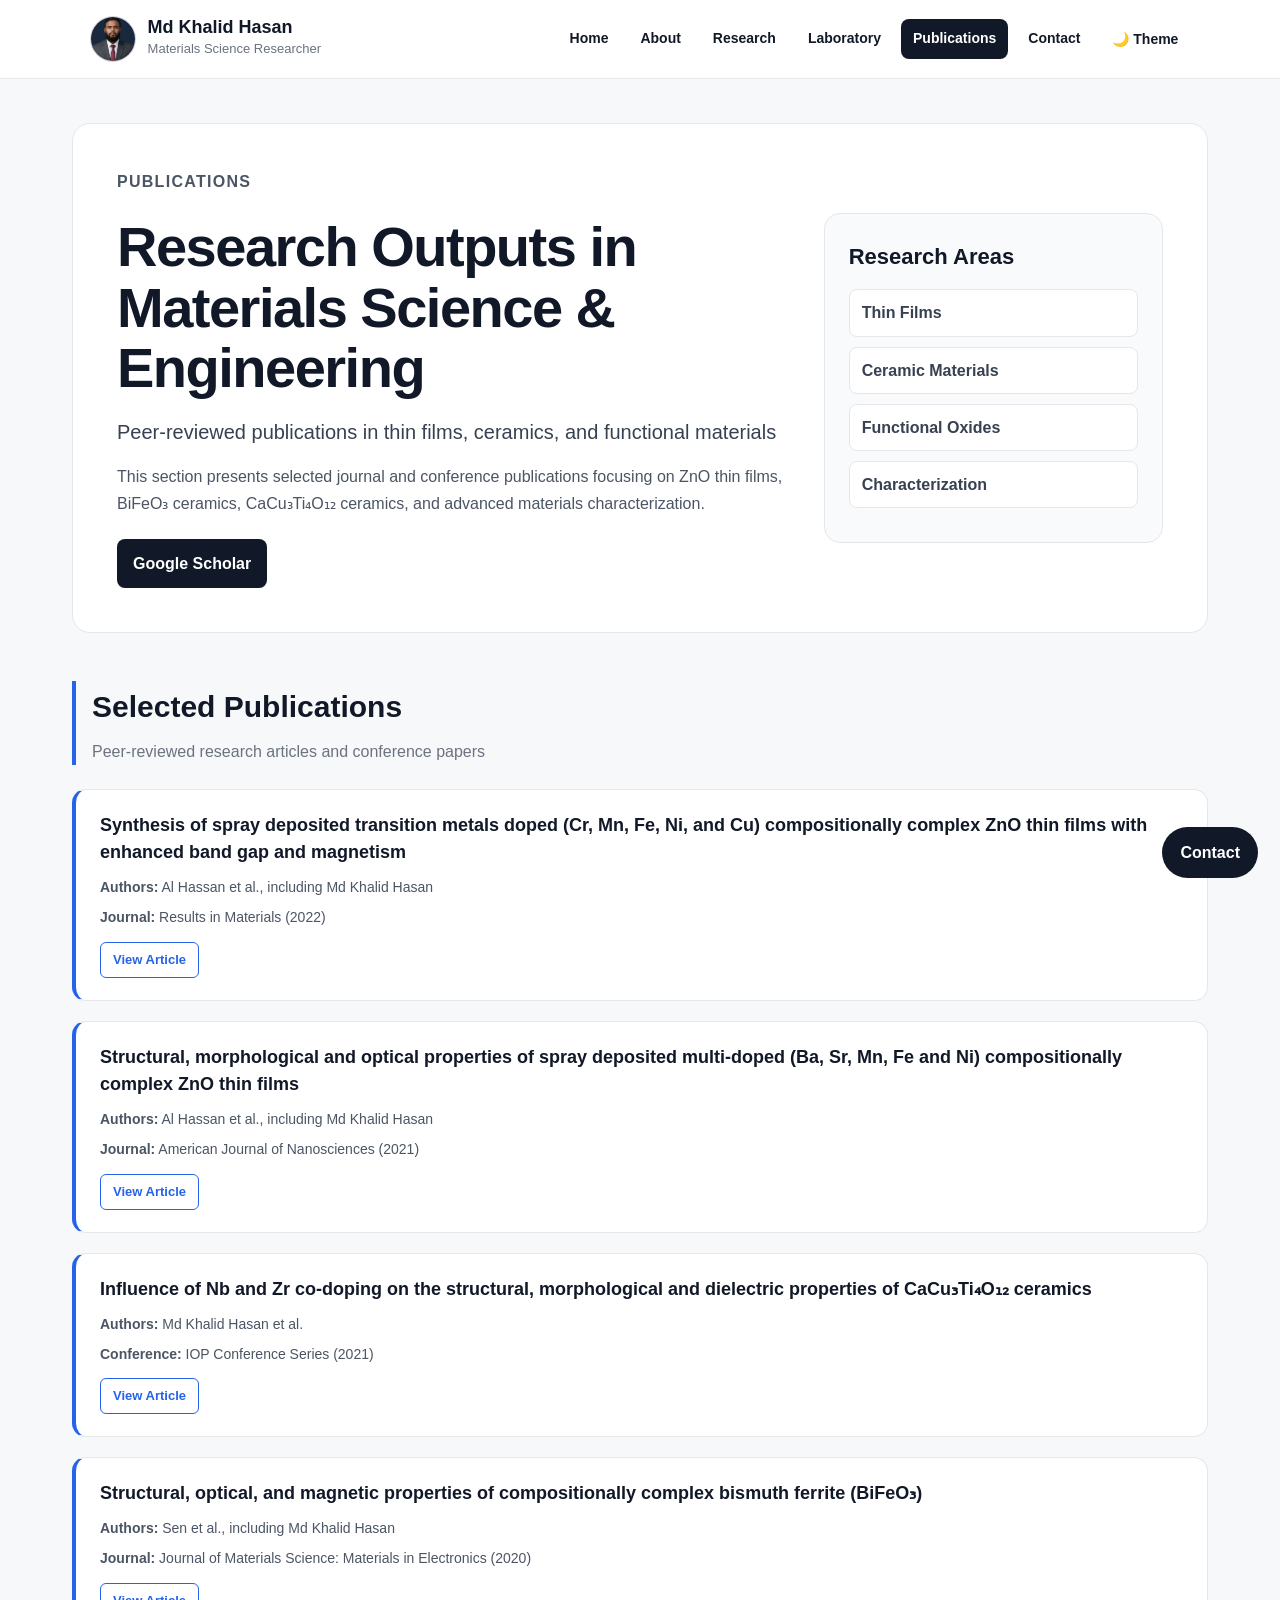
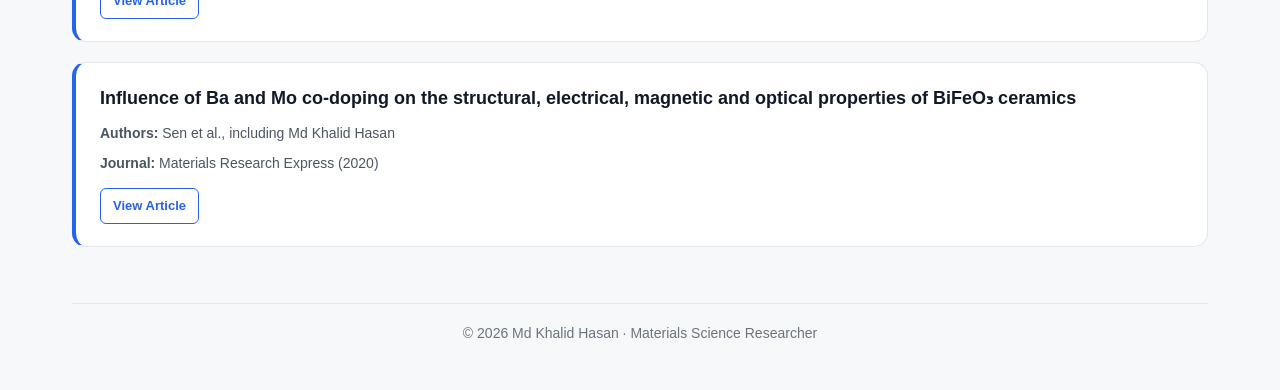
<file: publications.html>
<!DOCTYPE html>
<html lang="en">
<head>
  <meta charset="UTF-8">
  <meta name="viewport" content="width=device-width, initial-scale=1.0">
  <title>Publications | Md Khalid Hasan</title>

  <link rel="stylesheet" href="style.css?v=4300">
</head>

<body>

<header class="apple-navbar">
  <div class="nav-brand">
    <img src="profile-photo.png" class="nav-avatar">
    <div>
      <h2>Md Khalid Hasan</h2>
      <p>Materials Science Researcher</p>
    </div>
  </div>

  <button class="menu-toggle" onclick="toggleMenu()">☰</button>

  <nav class="apple-nav-links" id="mobileMenu">
    <a href="index.html">Home</a>
    <a href="about.html">About</a>
    <a href="research.html">Research</a>
    <a href="laboratory.html">Laboratory</a>
    <a href="publications.html" class="active">Publications</a>
    <a href="contact.html">Contact</a>
    <button class="dark-toggle" onclick="toggleTheme()">🌙 Theme</button>
  </nav>
</header>

<div class="content">

<!-- HERO -->
<section class="premium-hero">
  <div class="hero-content">
    <p class="eyebrow">Publications</p>

    <h1>Research Outputs in Materials Science & Engineering</h1>

    <h3>Peer-reviewed publications in thin films, ceramics, and functional materials</h3>

    <p>
      This section presents selected journal and conference publications focusing on ZnO thin films,
      BiFeO₃ ceramics, CaCu₃Ti₄O₁₂ ceramics, and advanced materials characterization.
    </p>

    <div class="hero-buttons">
      <a href="https://scholar.google.com/citations?hl=en&user=NjS-Vi4AAAAJ" target="_blank" class="btn">
        Google Scholar
      </a>
    </div>
  </div>

  <div class="hero-glass-card">
    <h2>Research Areas</h2>
    <p>Thin Films</p>
    <p>Ceramic Materials</p>
    <p>Functional Oxides</p>
    <p>Characterization</p>
  </div>
</section>

<!-- SECTION TITLE -->
<section class="section-title">
  <h2>Selected Publications</h2>
  <p>Peer-reviewed research articles and conference papers</p>
</section>

<!-- PUBLICATIONS -->
<section class="publication-list">

  <div class="publication-card">
    <h2>
      Synthesis of spray deposited transition metals doped (Cr, Mn, Fe, Ni, and Cu)
      compositionally complex ZnO thin films with enhanced band gap and magnetism
    </h2>
    <p><strong>Authors:</strong> Al Hassan et al., including Md Khalid Hasan</p>
    <p><strong>Journal:</strong> Results in Materials (2022)</p>

    <div class="pub-links">
      <a href="https://www.sciencedirect.com/science/article/pii/S2590048X22000115" target="_blank">
        View Article
      </a>
    </div>
  </div>

  <div class="publication-card">
    <h2>
      Structural, morphological and optical properties of spray deposited multi-doped
      (Ba, Sr, Mn, Fe and Ni) compositionally complex ZnO thin films
    </h2>
    <p><strong>Authors:</strong> Al Hassan et al., including Md Khalid Hasan</p>
    <p><strong>Journal:</strong> American Journal of Nanosciences (2021)</p>

    <div class="pub-links">
      <a href="https://www.researchgate.net/profile/Khalid-Hasan-18/publication/352216427" target="_blank">
        View Article
      </a>
    </div>
  </div>

  <div class="publication-card">
    <h2>
      Influence of Nb and Zr co-doping on the structural, morphological and dielectric
      properties of CaCu₃Ti₄O₁₂ ceramics
    </h2>
    <p><strong>Authors:</strong> Md Khalid Hasan et al.</p>
    <p><strong>Conference:</strong> IOP Conference Series (2021)</p>

    <div class="pub-links">
      <a href="https://iopscience.iop.org/article/10.1088/1757-899X/1045/1/012004" target="_blank">
        View Article
      </a>
    </div>
  </div>

  <div class="publication-card">
    <h2>
      Structural, optical, and magnetic properties of compositionally complex
      bismuth ferrite (BiFeO₃)
    </h2>
    <p><strong>Authors:</strong> Sen et al., including Md Khalid Hasan</p>
    <p><strong>Journal:</strong> Journal of Materials Science: Materials in Electronics (2020)</p>

    <div class="pub-links">
      <a href="https://link.springer.com/article/10.1007/s10854-020-04497-y" target="_blank">
        View Article
      </a>
    </div>
  </div>

  <div class="publication-card">
    <h2>
      Influence of Ba and Mo co-doping on the structural, electrical, magnetic and
      optical properties of BiFeO₃ ceramics
    </h2>
    <p><strong>Authors:</strong> Sen et al., including Md Khalid Hasan</p>
    <p><strong>Journal:</strong> Materials Research Express (2020)</p>

    <div class="pub-links">
      <a href="https://iopscience.iop.org/article/10.1088/2053-1591/ab6801" target="_blank">
        View Article
      </a>
    </div>
  </div>

</section>

<div class="footer">
  <p>© 2026 Md Khalid Hasan · Materials Science Researcher</p>
</div>

</div>

<a href="contact.html" class="floating-contact">Contact</a>

<script>
function toggleMenu(){
  document.getElementById("mobileMenu").classList.toggle("show");
}

function toggleTheme(){
  document.body.classList.toggle("dark-mode");
  localStorage.setItem("theme", document.body.classList.contains("dark-mode") ? "dark" : "light");
}

if(localStorage.getItem("theme")==="dark"){
  document.body.classList.add("dark-mode");
}
</script>

</body>
</html>
</file>
<file: style.css>
/* =========================
   CLEAN ACADEMIC PREMIUM CSS
========================= */

* {
  margin: 0;
  padding: 0;
  box-sizing: border-box;
}

html {
  scroll-behavior: smooth;
}

body {
  font-family: Arial, Helvetica, sans-serif;
  background: #f7f8fa;
  color: #111827;
  line-height: 1.7;
  overflow-x: hidden;
}

a {
  text-decoration: none;
}

img {
  max-width: 100%;
}

/* NAVBAR */
.apple-navbar {
  position: sticky;
  top: 0;
  z-index: 999;
  padding: 16px 7%;
  display: flex;
  justify-content: space-between;
  align-items: center;
  background: #ffffff;
  border-bottom: 1px solid #e5e7eb;
}

.nav-brand {
  display: flex;
  align-items: center;
  gap: 12px;
}

.nav-avatar {
  width: 46px;
  height: 46px;
  border-radius: 50%;
  object-fit: cover;
  border: 1px solid #d1d5db;
}

.nav-brand h2 {
  font-size: 18px;
  line-height: 1.1;
}

.nav-brand p {
  font-size: 13px;
  color: #6b7280;
}

.apple-nav-links {
  display: flex;
  align-items: center;
  gap: 8px;
}

.apple-nav-links a,
.dark-toggle {
  color: #111827;
  padding: 8px 12px;
  border-radius: 8px;
  font-weight: 600;
  font-size: 14px;
  border: none;
  background: transparent;
  cursor: pointer;
}

.apple-nav-links a:hover,
.apple-nav-links a.active,
.dark-toggle:hover {
  background: #111827;
  color: #ffffff;
}

.menu-toggle {
  display: none;
  border: none;
  background: #111827;
  color: #ffffff;
  width: 42px;
  height: 42px;
  border-radius: 8px;
  font-size: 22px;
}

/* LAYOUT */
.content {
  max-width: 1180px;
  margin: 0 auto;
  padding: 44px 22px;
}

/* HERO */
.premium-hero {
  display: grid;
  grid-template-columns: 1.6fr 0.8fr;
  gap: 28px;
  align-items: center;
  background: #ffffff;
  border: 1px solid #e5e7eb;
  border-radius: 18px;
  padding: 44px;
  margin-bottom: 34px;
}

.hero-content,
.hero-glass-card {
  position: relative;
}

.eyebrow {
  display: inline-block;
  margin-bottom: 14px;
  color: #2563eb;
  font-size: 13px;
  font-weight: 700;
  letter-spacing: 0.08em;
  text-transform: uppercase;
}

.premium-hero h1 {
  font-size: clamp(34px, 5vw, 56px);
  line-height: 1.08;
  letter-spacing: -1.5px;
  margin-bottom: 18px;
  color: #111827;
}

.premium-hero h3 {
  font-size: 20px;
  line-height: 1.5;
  color: #374151;
  margin-bottom: 16px;
  font-weight: 500;
}

.premium-hero p {
  max-width: 760px;
  font-size: 16px;
  color: #4b5563;
  margin-bottom: 22px;
}

.hero-glass-card {
  background: #f9fafb;
  border: 1px solid #e5e7eb;
  border-radius: 16px;
  padding: 24px;
}

.hero-glass-card h2 {
  font-size: 22px;
  margin-bottom: 14px;
}

.hero-glass-card p {
  margin-bottom: 10px;
  padding: 9px 12px;
  border-radius: 8px;
  background: #ffffff;
  border: 1px solid #e5e7eb;
  color: #374151;
  font-weight: 600;
}

/* BUTTONS */
.hero-buttons {
  display: flex;
  flex-wrap: wrap;
  gap: 12px;
}

.btn,
.publication-card a,
.contact-card a,
.research-card a,
.lab-card a,
.highlight-card a {
  display: inline-block;
  padding: 11px 16px;
  border-radius: 8px;
  background: #111827;
  color: #ffffff;
  font-weight: 700;
  transition: 0.2s ease;
}

.secondary-btn {
  background: #ffffff;
  color: #111827;
  border: 1px solid #d1d5db;
}

.btn:hover,
.publication-card a:hover,
.contact-card a:hover,
.research-card a:hover,
.lab-card a:hover,
.highlight-card a:hover {
  transform: translateY(-2px);
}

/* STATS */
.stats-grid {
  display: grid;
  grid-template-columns: repeat(4, 1fr);
  gap: 18px;
  margin: 34px 0;
}

.stat-card {
  background: #ffffff;
  border: 1px solid #e5e7eb;
  border-radius: 16px;
  padding: 24px;
}

.stat-card h2 {
  font-size: 30px;
  margin-bottom: 4px;
}

.stat-card p {
  color: #6b7280;
  font-weight: 600;
}

/* RESEARCH FOCUS */
.research-focus-section {
  background: #ffffff;
  border: 1px solid #e5e7eb;
  border-radius: 18px;
  padding: 44px;
  margin: 34px 0;
}

.research-focus-header {
  max-width: 820px;
  margin-bottom: 32px;
}

.section-label {
  display: inline-block;
  margin-bottom: 12px;
  color: #2563eb;
  font-size: 13px;
  font-weight: 700;
  letter-spacing: 0.08em;
  text-transform: uppercase;
}

.research-focus-header h2 {
  font-size: clamp(28px, 4vw, 42px);
  line-height: 1.15;
  margin-bottom: 12px;
  color: #111827;
}

.research-focus-header p {
  color: #4b5563;
  font-size: 16px;
}

.research-focus-grid {
  display: grid;
  grid-template-columns: repeat(4, 1fr);
  gap: 18px;
}

.premium-focus-card {
  background: #f9fafb;
  border: 1px solid #e5e7eb;
  border-radius: 16px;
  padding: 24px;
  transition: 0.2s ease;
}

.premium-focus-card:hover {
  transform: translateY(-4px);
  background: #ffffff;
}

.focus-icon {
  font-size: 28px;
  margin-bottom: 14px;
}

.premium-focus-card h3 {
  font-size: 19px;
  line-height: 1.3;
  margin-bottom: 10px;
}

.premium-focus-card p {
  color: #4b5563;
  font-size: 15px;
}

/* SECTION TITLE */
.section-title {
  margin: 42px 0 18px;
  border-left: 4px solid #2563eb;
  padding-left: 16px;
}

.section-title h2 {
  font-size: 30px;
  margin-bottom: 4px;
}

.section-title p {
  color: #6b7280;
}

/* CARDS */
.cards,
.highlight-grid,
.contact-grid {
  display: grid;
  gap: 18px;
}

.cards {
  grid-template-columns: repeat(3, 1fr);
}

.highlight-grid,
.contact-grid {
  grid-template-columns: repeat(2, 1fr);
}

.card,
.highlight-card,
.contact-card,
.publication-card,
.research-card,
.lab-card {
  background: #ffffff;
  border: 1px solid #e5e7eb;
  border-radius: 16px;
  padding: 24px;
  transition: 0.2s ease;
}

.card:hover,
.highlight-card:hover,
.contact-card:hover,
.publication-card:hover,
.research-card:hover,
.lab-card:hover {
  transform: translateY(-3px);
}

.card h2,
.card h3,
.highlight-card h2,
.contact-card h2,
.publication-card h2,
.research-card h2,
.lab-card h2 {
  font-size: 22px;
  margin-bottom: 10px;
}

.card p,
.highlight-card p,
.contact-card p,
.publication-card p,
.research-card p,
.lab-card p {
  color: #4b5563;
}

/* RESEARCH / PUBLICATIONS / LAB */
.research-list,
.publication-list,
.lab-grid {
  display: grid;
  grid-template-columns: 1fr;
  gap: 18px;
}

.research-card,
.publication-card {
  border-left: 4px solid #2563eb;
}

.research-card span,
.lab-card span {
  display: inline-block;
  margin-top: 12px;
  padding: 7px 12px;
  border-radius: 999px;
  background: #eff6ff;
  color: #1d4ed8;
  font-size: 13px;
  font-weight: 700;
}

.research-gallery {
  display: grid;
  grid-template-columns: repeat(auto-fit, minmax(210px, 1fr));
  gap: 14px;
  margin: 18px 0;
}

.research-gallery img {
  width: 100%;
  height: 165px;
  object-fit: contain;
  background: #ffffff;
  border: 1px solid #e5e7eb;
  border-radius: 12px;
  padding: 8px;
}

.lab-card {
  display: grid;
  grid-template-columns: 280px 1fr;
  padding: 0;
  overflow: hidden;
}

.lab-card img {
  width: 100%;
  height: 100%;
  min-height: 230px;
  object-fit: cover;
}

.lab-card div {
  padding: 24px;
}

/* MODAL */
.img-modal {
  display: none;
  position: fixed;
  inset: 0;
  background: rgba(0,0,0,0.85);
  z-index: 9999;
  justify-content: center;
  align-items: center;
  padding: 20px;
}

.modal-content {
  max-width: 92%;
  max-height: 92%;
  background: #ffffff;
  border-radius: 10px;
  padding: 8px;
}

.close-modal {
  position: absolute;
  top: 20px;
  right: 28px;
  color: #ffffff;
  font-size: 40px;
  cursor: pointer;
}

/* FOOTER */
.footer {
  margin-top: 46px;
  padding-top: 18px;
  border-top: 1px solid #e5e7eb;
  color: #6b7280;
  font-size: 14px;
  text-align: center;
}

.floating-contact {
  position: fixed;
  right: 22px;
  bottom: 22px;
  background: #111827;
  color: #ffffff;
  padding: 12px 18px;
  border-radius: 999px;
  font-weight: 700;
  z-index: 999;
}

/* DARK MODE */
body.dark-mode {
  background: #0b1120;
  color: #f9fafb;
}

body.dark-mode .apple-navbar,
body.dark-mode .premium-hero,
body.dark-mode .hero-glass-card,
body.dark-mode .stat-card,
body.dark-mode .research-focus-section,
body.dark-mode .premium-focus-card,
body.dark-mode .card,
body.dark-mode .highlight-card,
body.dark-mode .contact-card,
body.dark-mode .publication-card,
body.dark-mode .research-card,
body.dark-mode .lab-card {
  background: #111827;
  border-color: #1f2937;
  color: #f9fafb;
}

body.dark-mode .premium-focus-card,
body.dark-mode .hero-glass-card {
  background: #0f172a;
}

body.dark-mode p,
body.dark-mode .premium-hero h3,
body.dark-mode .section-title p,
body.dark-mode .footer,
body.dark-mode .card p,
body.dark-mode .research-card p,
body.dark-mode .publication-card p,
body.dark-mode .lab-card p,
body.dark-mode .contact-card p,
body.dark-mode .premium-focus-card p {
  color: #cbd5e1;
}

body.dark-mode .apple-nav-links a,
body.dark-mode .dark-toggle,
body.dark-mode .nav-brand h2,
body.dark-mode .premium-hero h1,
body.dark-mode .research-focus-header h2,
body.dark-mode .section-title h2 {
  color: #f9fafb;
}

body.dark-mode .apple-nav-links a:hover,
body.dark-mode .apple-nav-links a.active,
body.dark-mode .dark-toggle:hover {
  background: #f9fafb;
  color: #111827;
}

body.dark-mode .secondary-btn {
  background: transparent;
  color: #f9fafb;
  border-color: #374151;
}

/* MOBILE */
@media (max-width: 950px) {
  .menu-toggle {
    display: block;
  }

  .apple-navbar {
    padding: 14px 18px;
    flex-wrap: wrap;
  }

  .apple-nav-links {
    display: none;
    width: 100%;
    flex-direction: column;
    align-items: stretch;
    gap: 8px;
    padding-top: 12px;
  }

  .apple-nav-links.show {
    display: flex;
  }

  .apple-nav-links a,
  .apple-nav-links .dark-toggle {
    width: 100%;
    text-align: center;
  }

  .premium-hero {
    grid-template-columns: 1fr;
    padding: 28px;
  }

  .premium-hero h1 {
    font-size: 36px;
  }

  .stats-grid,
  .research-focus-grid,
  .cards,
  .highlight-grid,
  .contact-grid {
    grid-template-columns: 1fr;
  }

  .research-focus-section {
    padding: 28px;
  }

  .lab-card {
    grid-template-columns: 1fr;
  }

  .hero-buttons {
    flex-direction: column;
  }

  .btn {
    text-align: center;
    width: 100%;
  }
}
/* =========================
   LAB GRID PERFECT SPACING
========================= */

.lab-grid {
  display: flex;
  flex-direction: column;
  gap: 24px;
  margin-top: 24px;
}

/* =========================
   LAB CARD CLEAN ALIGNMENT
========================= */

.lab-card {
  display: grid;
  grid-template-columns: 300px 1fr;
  background: #0f172a;
  border-radius: 16px;
  overflow: hidden;
  align-items: stretch;
  min-height: 220px;
}

/* IMAGE FIX (IMPORTANT) */
.lab-card img {
  width: 100%;
  height: 100%;
  object-fit: cover;
  display: block;
}

/* CONTENT SIDE */
.lab-card div {
  padding: 24px 28px;
  display: flex;
  flex-direction: column;
  justify-content: center;
}

/* TITLE */
.lab-card h2 {
  font-size: 22px;
  margin-bottom: 8px;
  line-height: 1.3;
}

/* TEXT */
.lab-card p {
  font-size: 15px;
  color: #cbd5e1;
  margin-bottom: 14px;
  line-height: 1.6;
}

/* TAG */
.lab-card span {
  align-self: flex-start;
  padding: 6px 12px;
  border-radius: 999px;
  background: #e0ecff;
  color: #1d4ed8;
  font-size: 13px;
  font-weight: 700;
}

/* =========================
   SECTION TITLE SPACING FIX
========================= */

.section-title {
  margin: 48px 0 12px;
}

.section-title h2 {
  margin-bottom: 6px;
}

.section-title p {
  margin-bottom: 18px;
}

/* =========================
   SKILL GRID SPACING FIX
========================= */

.research-focus-grid {
  gap: 20px;
  margin-top: 24px;
}

.premium-focus-card {
  padding: 22px;
}

/* =========================
   MOBILE PERFECT FIX
========================= */

@media (max-width: 900px) {

  .lab-card {
    grid-template-columns: 1fr;
  }

  .lab-card img {
    height: 200px;
  }

  .lab-card div {
    padding: 20px;
  }

  .lab-grid {
    gap: 18px;
  }
}
/* =========================
   FINAL MICRO POLISH
========================= */

.lab-card {
  cursor: zoom-in;
  border: 1px solid rgba(148, 163, 184, 0.18);
  transition: transform 0.22s ease, box-shadow 0.22s ease, border-color 0.22s ease;
}

.lab-card:hover {
  transform: translateY(-4px);
  box-shadow: 0 18px 42px rgba(15, 23, 42, 0.12);
  border-color: rgba(37, 99, 235, 0.35);
}

.lab-card img {
  transition: transform 0.28s ease;
}

.lab-card:hover img {
  transform: scale(1.035);
}

.premium-focus-card {
  cursor: zoom-in;
  border: 1px solid rgba(148, 163, 184, 0.22);
  transition: transform 0.22s ease, box-shadow 0.22s ease, border-color 0.22s ease;
}

.premium-focus-card:hover {
  transform: translateY(-4px);
  box-shadow: 0 14px 32px rgba(15, 23, 42, 0.10);
  border-color: rgba(37, 99, 235, 0.35);
}

.image-modal {
  animation: modalFade 0.18s ease;
}

.modal-image {
  animation: modalZoom 0.22s ease;
}

@keyframes modalFade {
  from { opacity: 0; }
  to { opacity: 1; }
}

@keyframes modalZoom {
  from {
    opacity: 0;
    transform: scale(0.96);
  }
  to {
    opacity: 1;
    transform: scale(1);
  }
}

.footer {
  margin-top: 56px;
}
/* =========================
   PUBLICATIONS FINAL STYLE
========================= */

.publication-list {
  display: grid;
  gap: 20px;
  margin-top: 24px;
}

.publication-card {
  background: #0f172a;
  border: 1px solid rgba(148, 163, 184, 0.2);
  border-radius: 14px;
  padding: 22px 24px;
  transition: 0.2s ease;
}

.publication-card:hover {
  transform: translateY(-3px);
  border-color: rgba(37, 99, 235, 0.4);
  box-shadow: 0 10px 28px rgba(0,0,0,0.15);
}

.publication-card h2 {
  font-size: 18px;
  line-height: 1.5;
  margin-bottom: 10px;
  font-weight: 600;
}

.publication-card p {
  font-size: 14px;
  color: #cbd5e1;
  margin-bottom: 6px;
}

/* SMALL CLEAN BUTTON */
.pub-links {
  margin-top: 12px;
}

.pub-links a {
  display: inline-block;
  padding: 6px 12px;
  font-size: 13px;
  font-weight: 600;
  color: #2563eb;
  border: 1px solid #2563eb;
  border-radius: 6px;
  background: transparent;
  transition: 0.2s ease;
}

.pub-links a:hover {
  background: #2563eb;
  color: #ffffff;
}

/* MOBILE FIX */
@media (max-width: 768px) {
  .publication-card {
    padding: 18px;
  }

  .publication-card h2 {
    font-size: 16px;
  }
}
/* =========================
   RESEARCH GALLERY FINAL
========================= */

.research-gallery {
  display: grid;
  grid-template-columns: repeat(auto-fit, minmax(220px, 1fr));
  gap: 20px;
  margin-top: 28px;
}

.gallery-item {
  background: #0f172a;
  border: 1px solid rgba(148,163,184,0.2);
  border-radius: 14px;
  padding: 14px;
  cursor: zoom-in;
  transition: 0.2s ease;
}

.gallery-item:hover {
  transform: translateY(-4px);
  border-color: rgba(37,99,235,0.4);
}

.gallery-item img {
  width: 100%;
  height: 170px;
  object-fit: contain;
  background: #ffffff;
  border-radius: 8px;
  margin-bottom: 10px;
}

.gallery-item h3 {
  font-size: 16px;
  margin-bottom: 6px;
}

.gallery-item p {
  font-size: 13px;
  color: #cbd5e1;
}

/* MODAL */
.image-modal {
  display: none;
  position: fixed;
  inset: 0;
  background: rgba(0,0,0,0.9);
  z-index: 9999;
  justify-content: center;
  align-items: center;
}

.modal-image {
  max-width: 90%;
  max-height: 90%;
  background: white;
  padding: 10px;
  border-radius: 10px;
}

.modal-close {
  position: absolute;
  top: 20px;
  right: 30px;
  color: white;
  font-size: 40px;
  cursor: pointer;
}
.copy-btn {
  margin-top: 12px;
  padding: 8px 12px;
  border: 1px solid #2563eb;
  border-radius: 6px;
  background: transparent;
  color: #2563eb;
  font-size: 13px;
  font-weight: 600;
  cursor: pointer;
}

.copy-btn:hover {
  background: #2563eb;
  color: #fff;
}

.smart-floating-contact {
  position: fixed;
  right: 18px;
  bottom: 20px;
  display: flex;
  gap: 10px;
  z-index: 999;
}

.smart-floating-contact a {
  background: #0f172a;
  color: #fff;
  padding: 12px;
  border-radius: 50%;
  font-size: 14px;
  transition: 0.2s ease;
}

.smart-floating-contact a:hover {
  background: #2563eb;
   }
/* =========================
   PUBLICATION TITLE FIX (CRITICAL)
========================= */

/* FORCE LIGHT MODE TITLE COLOR */
.publication-card h2 {
  color: #111827 !important;
}

/* FORCE PARAGRAPH COLOR */
.publication-card p {
  color: #4b5563 !important;
}

/* DARK MODE SAFE */
body.dark-mode .publication-card h2 {
  color: #f9fafb !important;
}

body.dark-mode .publication-card p {
  color: #cbd5e1 !important;
}
/* =========================
   FINAL PUBLICATION LIGHT MODE FIX
========================= */

body:not(.dark-mode) .publication-card {
  background: #ffffff !important;
  border: 1px solid #e5e7eb !important;
  border-left: 4px solid #2563eb !important;
}

body:not(.dark-mode) .publication-card h2 {
  color: #111827 !important;
}

body:not(.dark-mode) .publication-card p,
body:not(.dark-mode) .publication-card strong {
  color: #4b5563 !important;
}

body:not(.dark-mode) .pub-links a {
  color: #2563eb !important;
  border: 1px solid #2563eb !important;
  background: transparent !important;
}

body:not(.dark-mode) .pub-links a:hover {
  background: #2563eb !important;
  color: #ffffff !important;
}
</file>
